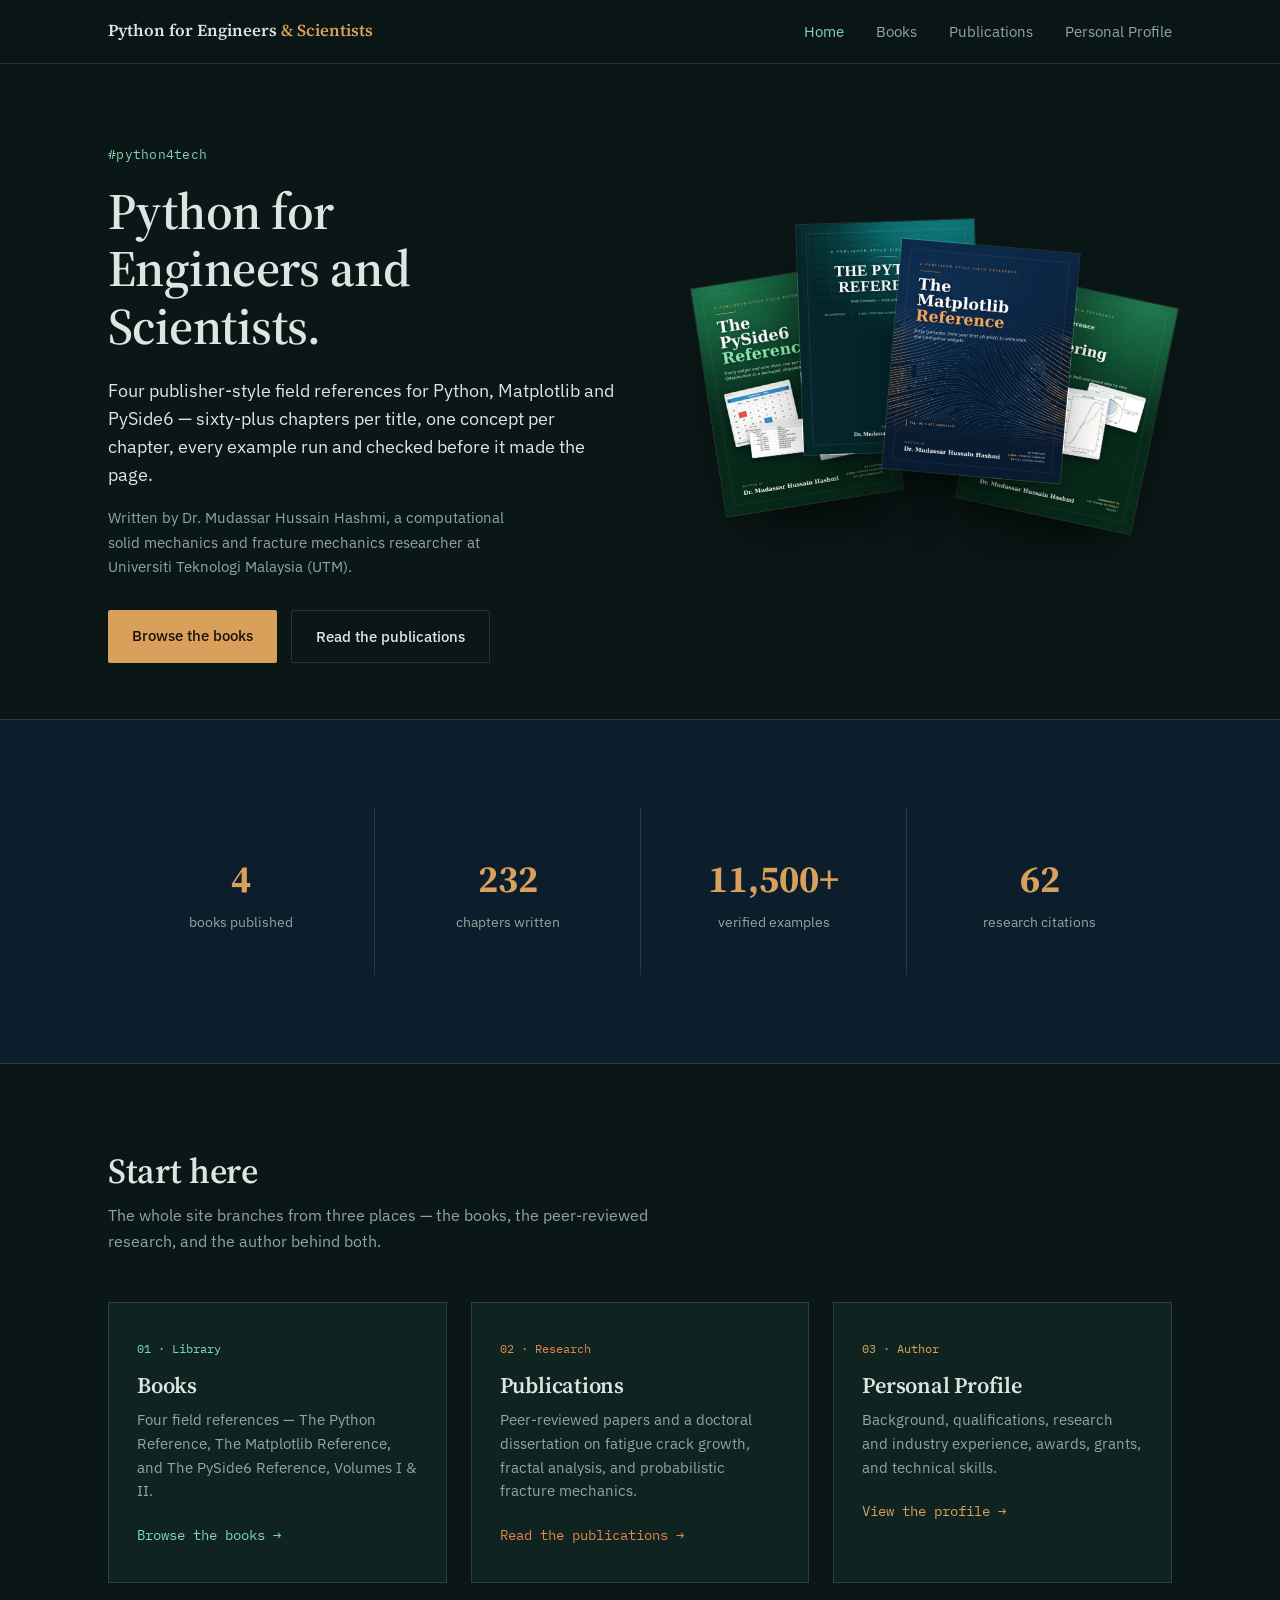
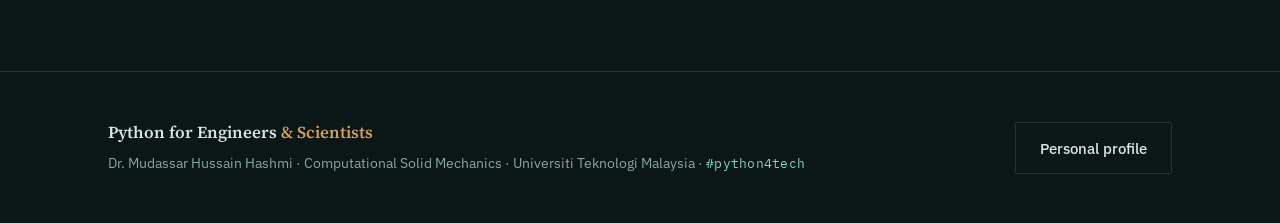
<file: website-pages/index.html>
<!DOCTYPE html>
<html lang="en">
<head>
<meta charset="UTF-8">
<meta name="viewport" content="width=device-width, initial-scale=1">
<title>Python for Engineers and Scientists — Dr. Mudassar Hussain Hashmi</title>
<meta name="description" content="Python for Engineers and Scientists (#python4tech) — publisher-style field references for Python, Matplotlib and PySide6, plus the fatigue and fracture mechanics research of Dr. Mudassar Hussain Hashmi.">
<link rel="stylesheet" href="assets/css/main.css">
</head>
<body>

<header>
  <div class="navrow">
    <div class="brand">Python for Engineers <span>&amp; Scientists</span></div>
    <nav>
      <a href="index.html" class="active">Home</a>
      <a href="books.html">Books</a>
      <a href="publications.html">Publications</a>
      <a href="profile.html">Personal Profile</a>
    </nav>
  </div>
</header>

<section class="hero">
  <div class="wrap hero-grid">
    <div>
      <div class="eyebrow hashtag">#python4tech</div>
      <h1>Python for Engineers and Scientists.</h1>
      <p class="lede">Four publisher-style field references for Python, Matplotlib and PySide6 — sixty-plus chapters per title, one concept per chapter, every example run and checked before it made the page.</p>
      <p class="credential">Written by Dr. Mudassar Hussain Hashmi, a computational solid mechanics and fracture mechanics researcher at Universiti Teknologi Malaysia (UTM).</p>
      <div class="cta-row">
        <a class="btn btn-primary" href="books.html">Browse the books</a>
        <a class="btn btn-ghost" href="publications.html">Read the publications</a>
      </div>
    </div>
    <div class="fan">
      <img class="f1" src="assets/img/book3.jpg" alt="The PySide6 Reference">
      <img class="f2" src="assets/img/book1.jpg" alt="The Python Reference">
      <img class="f3" src="assets/img/book2.jpg" alt="The Matplotlib Reference">
      <img class="f4" src="assets/img/book4.jpg" alt="The PySide6 Reference Volume II">
    </div>
  </div>
</section>

<section class="stat-strip">
  <div class="wrap">
    <div class="stat-block"><b>4</b><span>books published</span></div>
    <div class="stat-block"><b>232</b><span>chapters written</span></div>
    <div class="stat-block"><b>11,500+</b><span>verified examples</span></div>
    <div class="stat-block"><b>62</b><span>research citations</span></div>
  </div>
</section>

<section>
  <div class="wrap">
    <div class="sec-head">
      <h2>Start here</h2>
      <p>The whole site branches from three places — the books, the peer-reviewed research, and the author behind both.</p>
    </div>
    <div class="gateway-grid">
      <a class="gate-card" href="books.html" style="--accent:#7fd9b6">
        <div class="gc-no">01 · Library</div>
        <h3>Books</h3>
        <p>Four field references — The Python Reference, The Matplotlib Reference, and The PySide6 Reference, Volumes I &amp; II.</p>
        <div class="gc-arrow">Browse the books →</div>
      </a>
      <a class="gate-card" href="publications.html" style="--accent:#e2874a">
        <div class="gc-no">02 · Research</div>
        <h3>Publications</h3>
        <p>Peer-reviewed papers and a doctoral dissertation on fatigue crack growth, fractal analysis, and probabilistic fracture mechanics.</p>
        <div class="gc-arrow">Read the publications →</div>
      </a>
      <a class="gate-card" href="profile.html" style="--accent:#d9a05b">
        <div class="gc-no">03 · Author</div>
        <h3>Personal Profile</h3>
        <p>Background, qualifications, research and industry experience, awards, grants, and technical skills.</p>
        <div class="gc-arrow">View the profile →</div>
      </a>
    </div>
  </div>
</section>

<footer id="contact">
  <div class="wrap foot-row">
    <div>
      <div class="brand">Python for Engineers <span>&amp; Scientists</span></div>
      <p style="margin-top:6px;">Dr. Mudassar Hussain Hashmi · Computational Solid Mechanics · Universiti Teknologi Malaysia · <span class="hashtag">#python4tech</span></p>
    </div>
    <div class="cta-row" style="margin-top:0;">
      <a class="btn btn-ghost" href="profile.html">Personal profile</a>
    </div>
  </div>
</footer>

</body>
</html>
</file>
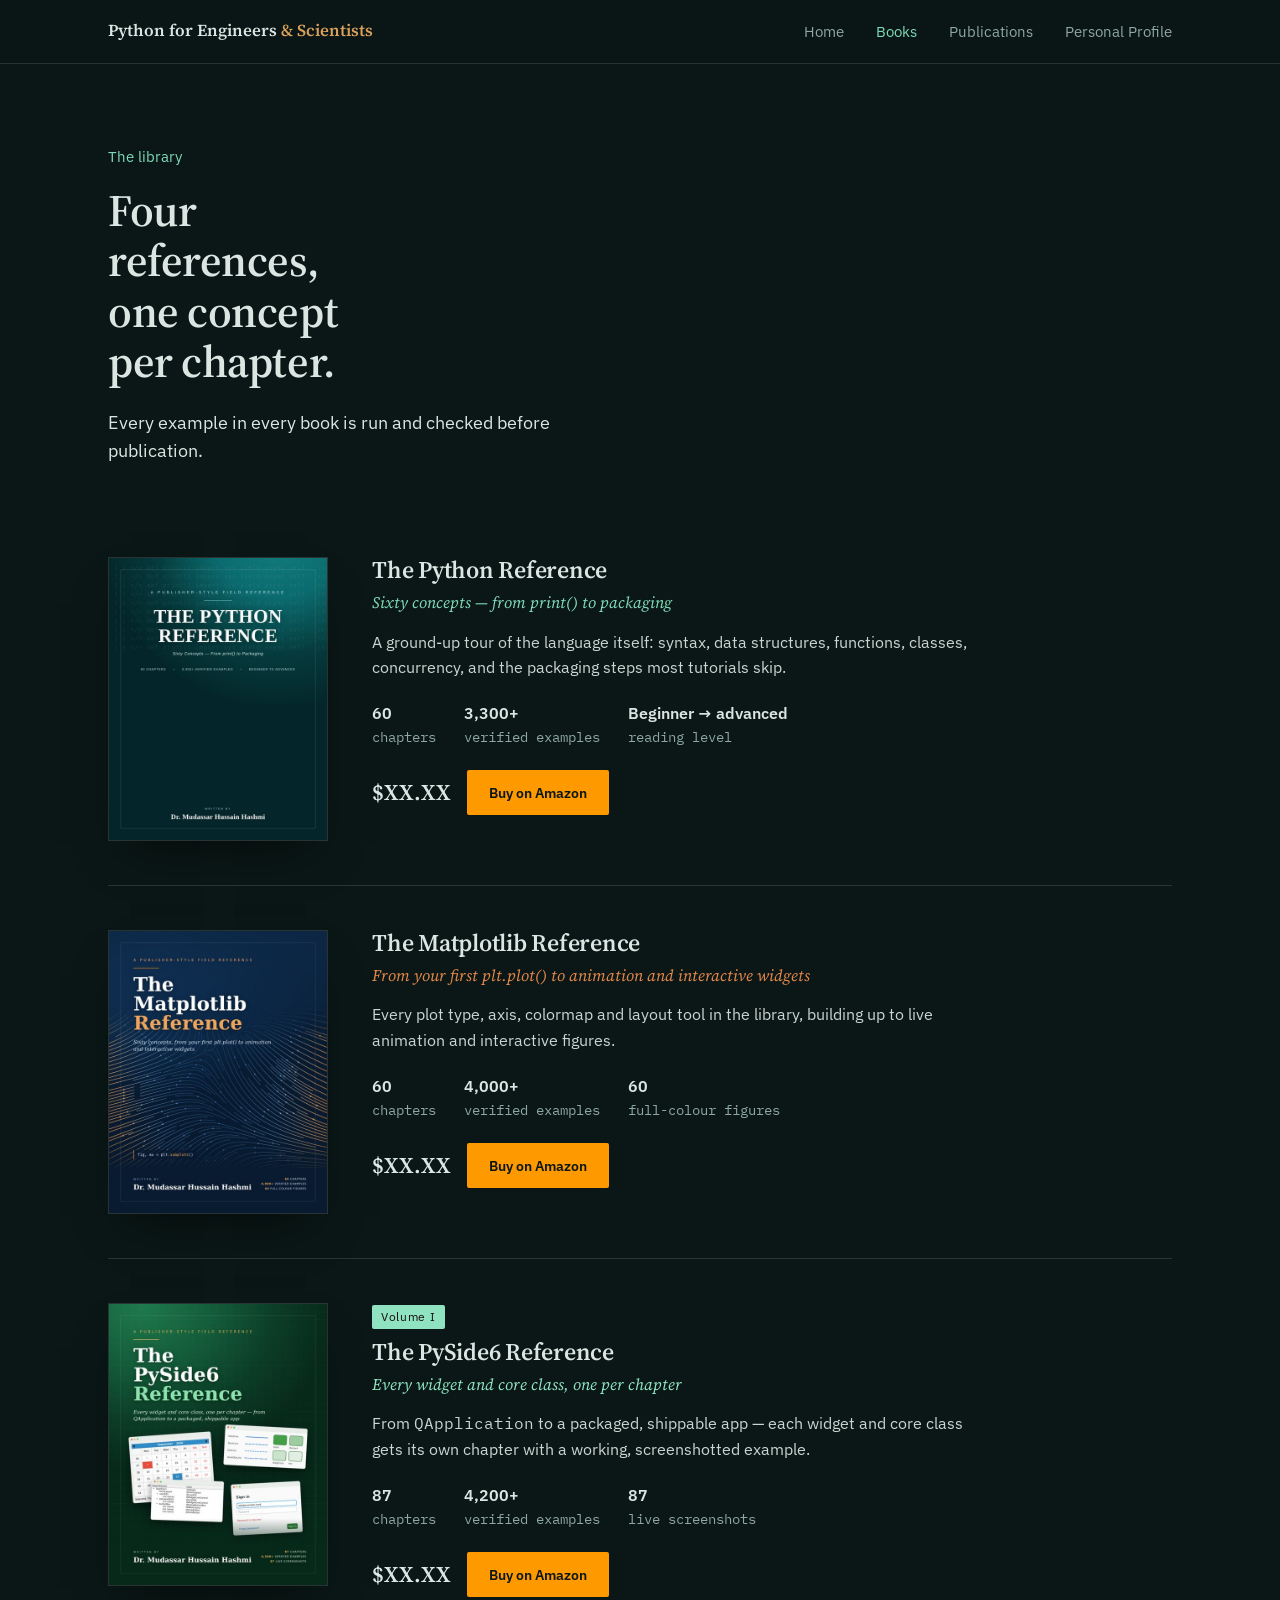
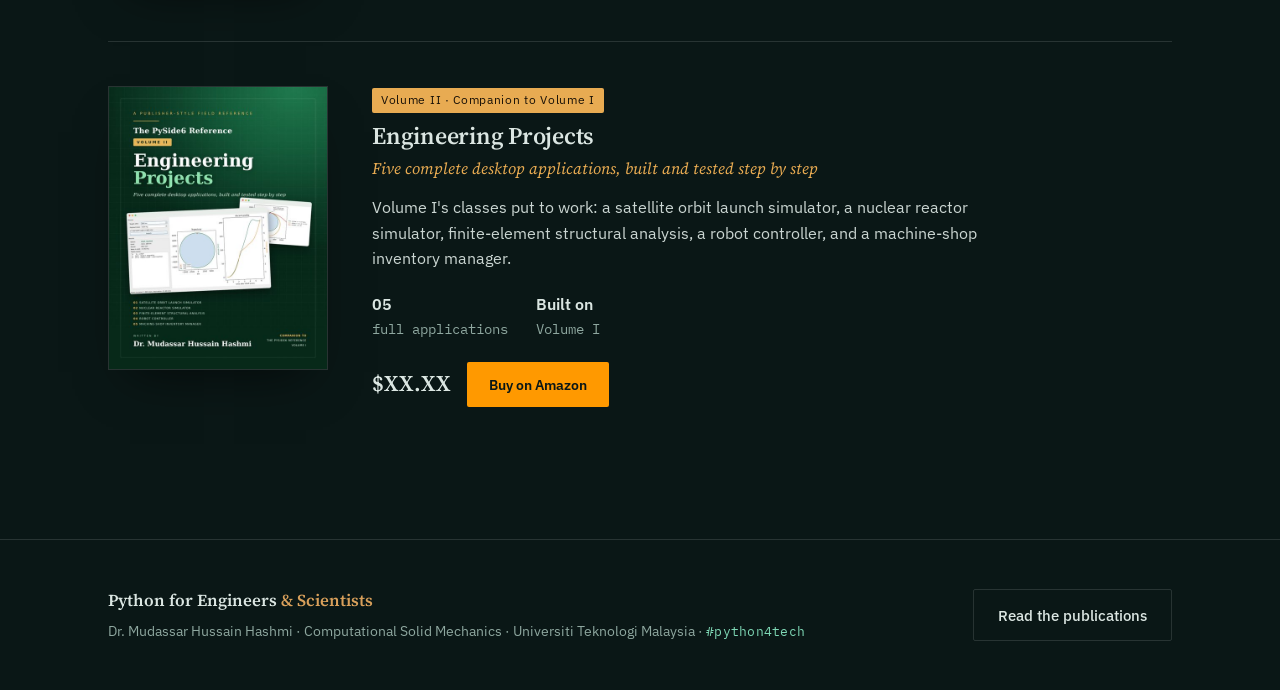
<file: website-pages/books.html>
<!DOCTYPE html>
<html lang="en">
<head>
<meta charset="UTF-8">
<meta name="viewport" content="width=device-width, initial-scale=1">
<title>Books — Python for Engineers and Scientists</title>
<meta name="description" content="Four publisher-style field references: The Python Reference, The Matplotlib Reference, and The PySide6 Reference (Volumes I & II), by Dr. Mudassar Hussain Hashmi.">
<link rel="stylesheet" href="assets/css/main.css">
</head>
<body>

<header>
  <div class="navrow">
    <div class="brand">Python for Engineers <span>&amp; Scientists</span></div>
    <nav>
      <a href="index.html">Home</a>
      <a href="books.html" class="active">Books</a>
      <a href="publications.html">Publications</a>
      <a href="profile.html">Personal Profile</a>
    </nav>
  </div>
</header>

<section class="hero page-head" style="padding-bottom:24px;">
  <div class="wrap">
    <div class="eyebrow">The library</div>
    <h1>Four references, one concept per chapter.</h1>
    <p class="lede">Every example in every book is run and checked before publication.</p>
  </div>
</section>

<section style="padding-top:24px;">
  <div class="wrap">

    <div class="book" id="python" style="--accent:#7fd9b6">
      <img src="assets/img/book1.jpg" alt="The Python Reference cover">
      <div>
        <h3>The Python Reference</h3>
        <div class="tagline">Sixty concepts — from print() to packaging</div>
        <p class="desc">A ground-up tour of the language itself: syntax, data structures, functions, classes, concurrency, and the packaging steps most tutorials skip.</p>
        <div class="stats">
          <div class="stat"><b>60</b>chapters</div>
          <div class="stat"><b>3,300+</b>verified examples</div>
          <div class="stat"><b>Beginner → advanced</b>reading level</div>
        </div>
        <div class="price-row">
          <div class="price">$XX.XX</div>
          <a class="btn-buy" href="AMAZON_LINK_HERE" target="_blank" rel="noopener sponsored">Buy on Amazon</a>
        </div>
      </div>
    </div>

    <div class="book" id="matplotlib" style="--accent:#e2874a">
      <img src="assets/img/book2.jpg" alt="The Matplotlib Reference cover">
      <div>
        <h3>The Matplotlib Reference</h3>
        <div class="tagline">From your first plt.plot() to animation and interactive widgets</div>
        <p class="desc">Every plot type, axis, colormap and layout tool in the library, building up to live animation and interactive figures.</p>
        <div class="stats">
          <div class="stat"><b>60</b>chapters</div>
          <div class="stat"><b>4,000+</b>verified examples</div>
          <div class="stat"><b>60</b>full-colour figures</div>
        </div>
        <div class="price-row">
          <div class="price">$XX.XX</div>
          <a class="btn-buy" href="AMAZON_LINK_HERE" target="_blank" rel="noopener sponsored">Buy on Amazon</a>
        </div>
      </div>
    </div>

    <div class="book" id="pyside6-vol1" style="--accent:#8fe3c0">
      <img src="assets/img/book3.jpg" alt="The PySide6 Reference cover">
      <div>
        <span class="vol">Volume I</span>
        <h3>The PySide6 Reference</h3>
        <div class="tagline">Every widget and core class, one per chapter</div>
        <p class="desc">From <code>QApplication</code> to a packaged, shippable app — each widget and core class gets its own chapter with a working, screenshotted example.</p>
        <div class="stats">
          <div class="stat"><b>87</b>chapters</div>
          <div class="stat"><b>4,200+</b>verified examples</div>
          <div class="stat"><b>87</b>live screenshots</div>
        </div>
        <div class="price-row">
          <div class="price">$XX.XX</div>
          <a class="btn-buy" href="AMAZON_LINK_HERE" target="_blank" rel="noopener sponsored">Buy on Amazon</a>
        </div>
      </div>
    </div>

    <div class="book" id="pyside6-vol2" style="--accent:#e8ab52">
      <img src="assets/img/book4.jpg" alt="The PySide6 Reference Volume II cover">
      <div>
        <span class="vol">Volume II · Companion to Volume I</span>
        <h3>Engineering Projects</h3>
        <div class="tagline">Five complete desktop applications, built and tested step by step</div>
        <p class="desc">Volume I's classes put to work: a satellite orbit launch simulator, a nuclear reactor simulator, finite-element structural analysis, a robot controller, and a machine-shop inventory manager.</p>
        <div class="stats">
          <div class="stat"><b>05</b>full applications</div>
          <div class="stat"><b>Built on</b>Volume I</div>
        </div>
        <div class="price-row">
          <div class="price">$XX.XX</div>
          <a class="btn-buy" href="AMAZON_LINK_HERE" target="_blank" rel="noopener sponsored">Buy on Amazon</a>
        </div>
      </div>
    </div>

  </div>
</section>

<footer>
  <div class="wrap foot-row">
    <div>
      <div class="brand">Python for Engineers <span>&amp; Scientists</span></div>
      <p style="margin-top:6px;">Dr. Mudassar Hussain Hashmi · Computational Solid Mechanics · Universiti Teknologi Malaysia · <span class="hashtag">#python4tech</span></p>
    </div>
    <div class="cta-row" style="margin-top:0;">
      <a class="btn btn-ghost" href="publications.html">Read the publications</a>
    </div>
  </div>
</footer>

</body>
</html>
</file>
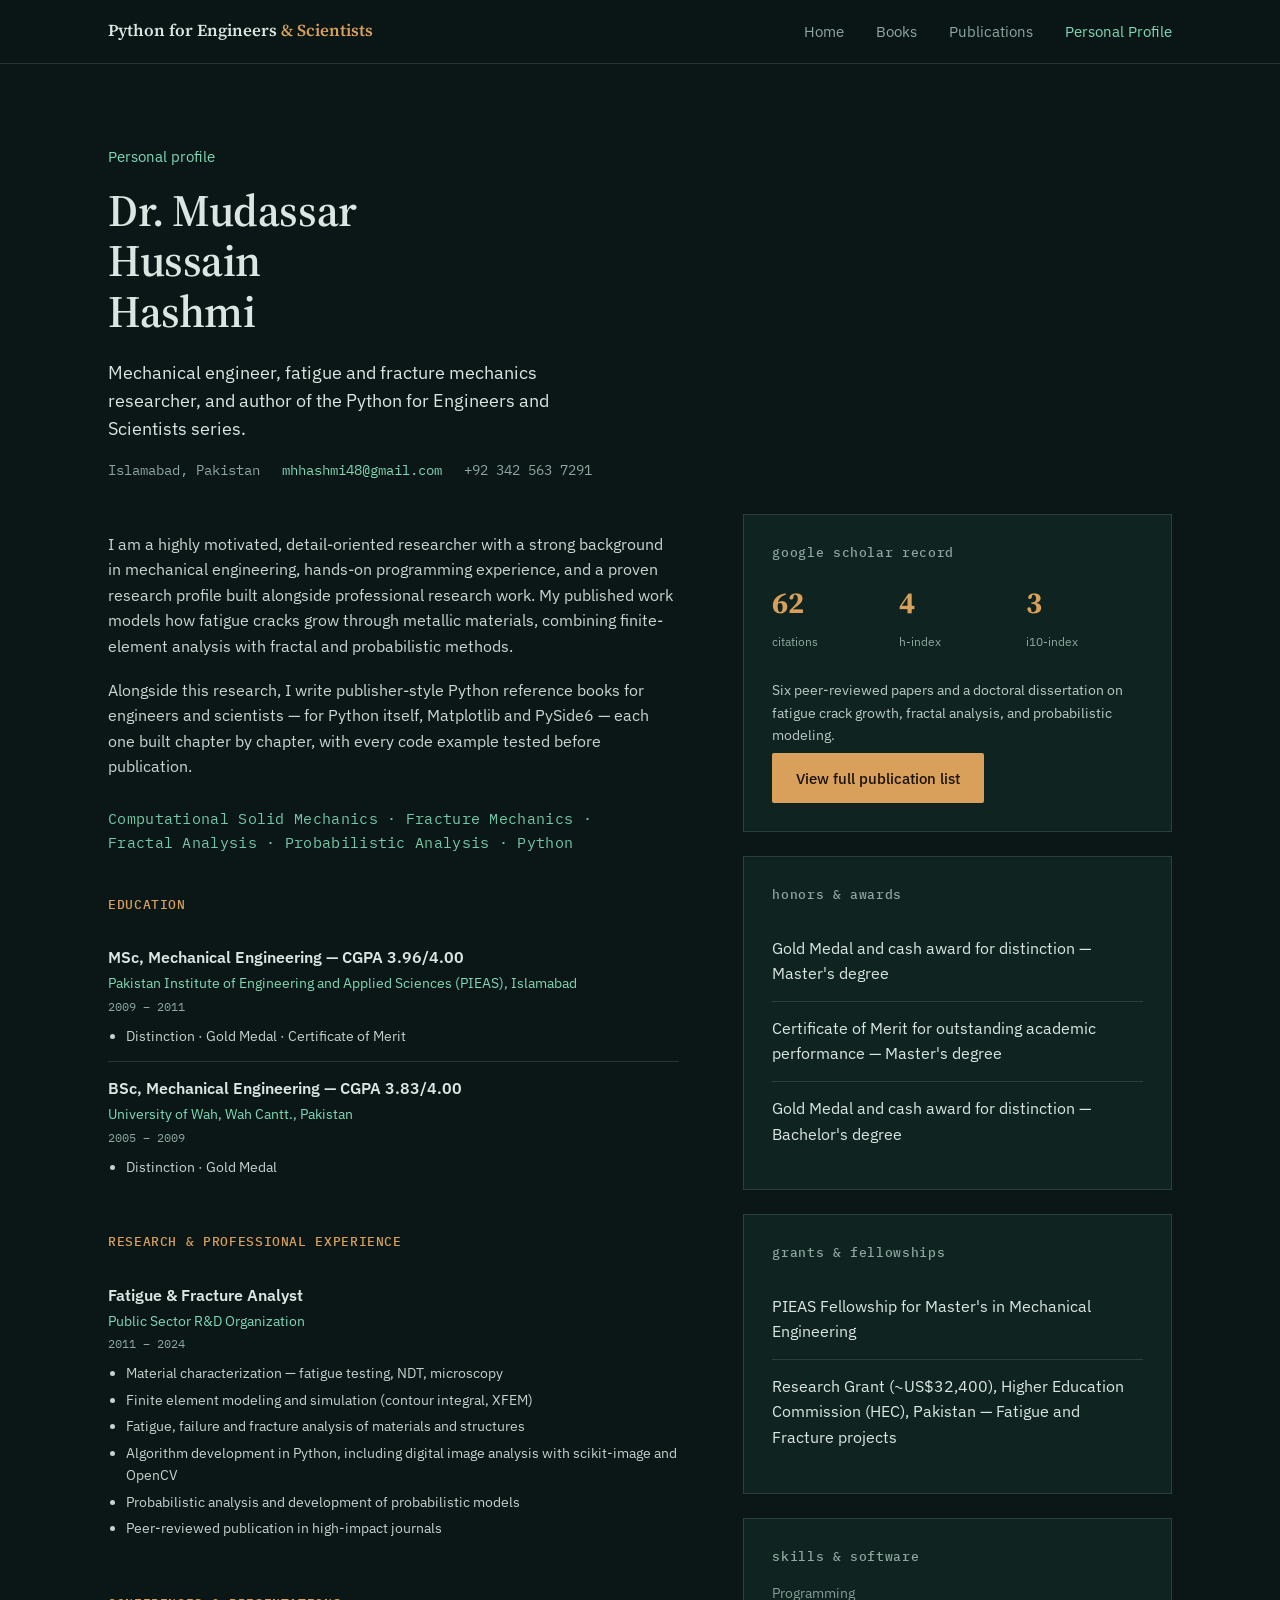
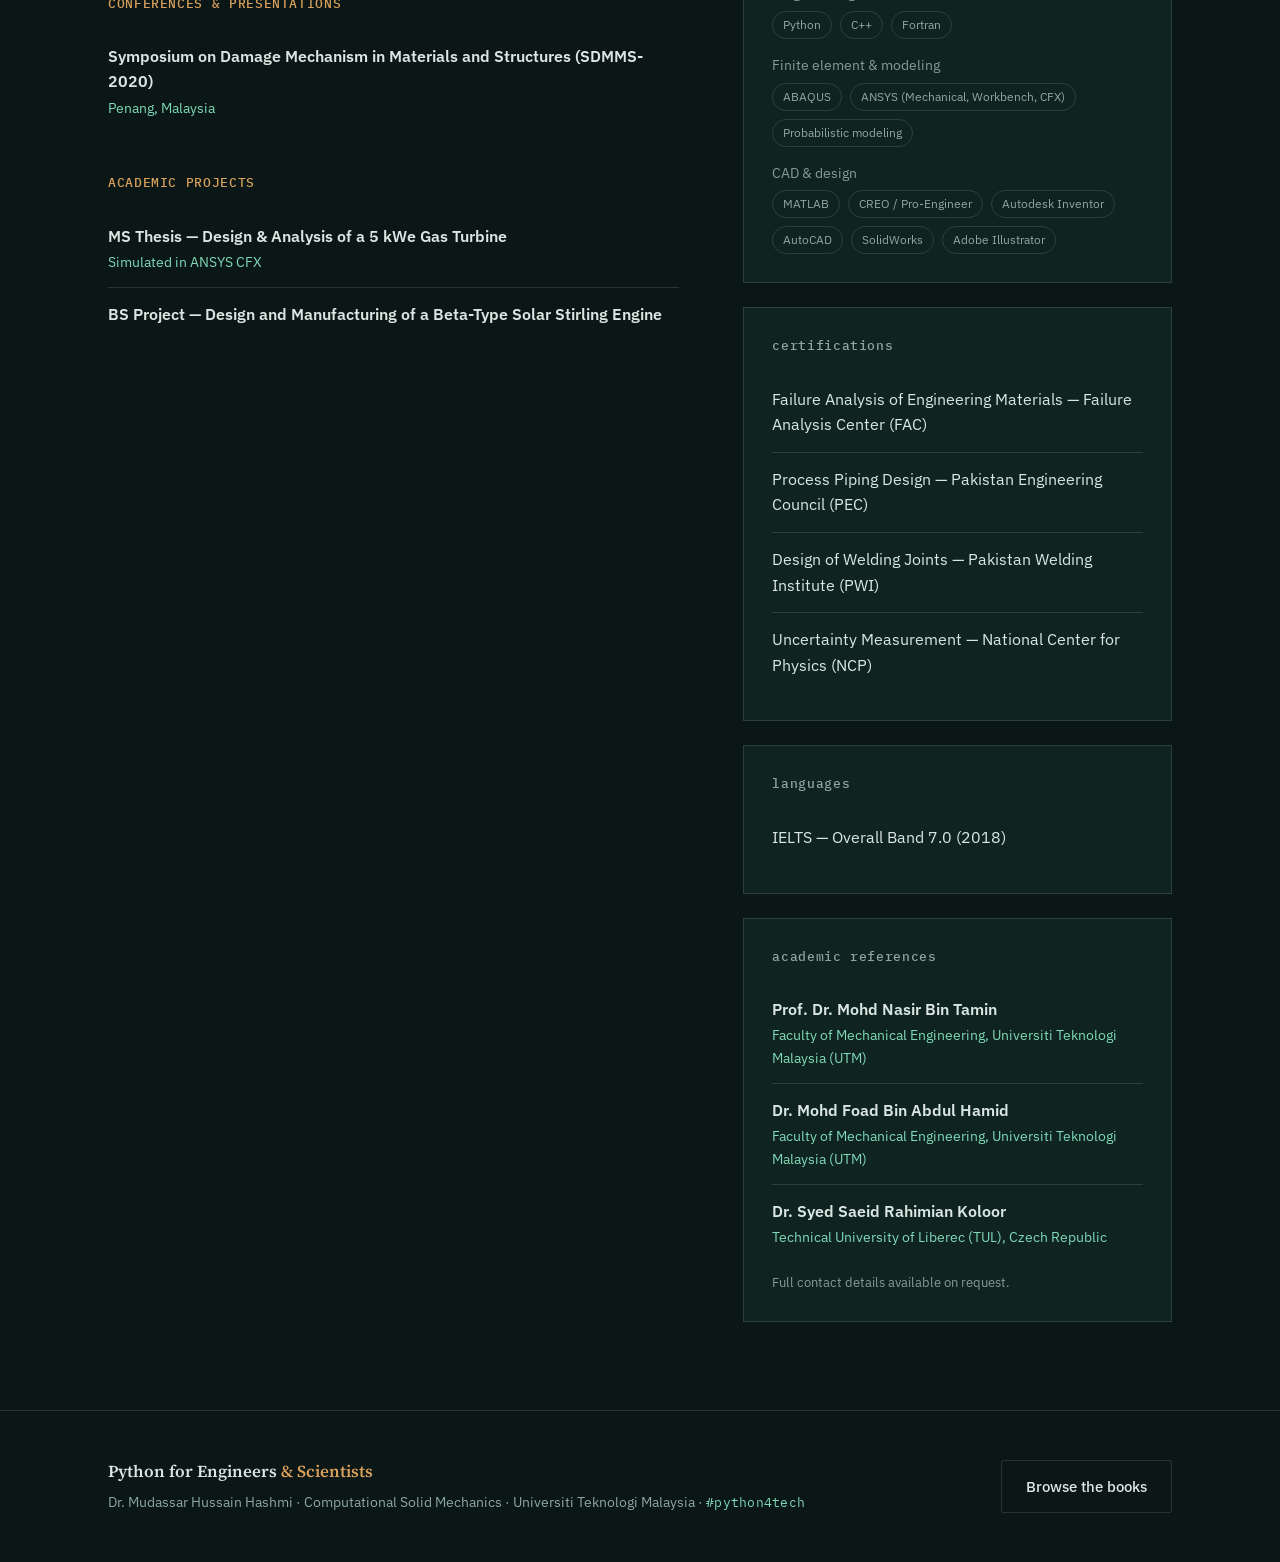
<file: website-pages/profile.html>
<!DOCTYPE html>
<html lang="en">
<head>
<meta charset="UTF-8">
<meta name="viewport" content="width=device-width, initial-scale=1">
<title>Personal Profile — Dr. Mudassar Hussain Hashmi</title>
<meta name="description" content="Personal profile of Dr. Mudassar Hussain Hashmi: computational solid mechanics researcher, author of the Python for Engineers and Scientists field references, education, experience, awards and skills.">
<link rel="stylesheet" href="assets/css/main.css">
</head>
<body>

<header>
  <div class="navrow">
    <div class="brand">Python for Engineers <span>&amp; Scientists</span></div>
    <nav>
      <a href="index.html">Home</a>
      <a href="books.html">Books</a>
      <a href="publications.html">Publications</a>
      <a href="profile.html" class="active">Personal Profile</a>
    </nav>
  </div>
</header>

<section class="hero page-head" style="padding-bottom:16px;">
  <div class="wrap">
    <div class="eyebrow">Personal profile</div>
    <h1>Dr. Mudassar Hussain Hashmi</h1>
    <p class="lede">Mechanical engineer, fatigue and fracture mechanics researcher, and author of the Python for Engineers and Scientists series.</p>
    <div class="contact-row">
      <span>Islamabad, Pakistan</span>
      <a href="mailto:mhhashmi48@gmail.com">mhhashmi48@gmail.com</a>
      <span>+92 342 563 7291</span>
    </div>
  </div>
</section>

<section style="padding-top:16px;">
  <div class="wrap about-grid">
    <div>
      <p>I am a highly motivated, detail-oriented researcher with a strong background in mechanical engineering, hands-on programming experience, and a proven research profile built alongside professional research work. My published work models how fatigue cracks grow through metallic materials, combining finite-element analysis with fractal and probabilistic methods.</p>
      <p>Alongside this research, I write publisher-style Python reference books for engineers and scientists — for Python itself, Matplotlib and PySide6 — each one built chapter by chapter, with every code example tested before publication.</p>
      <p class="pull">Computational Solid Mechanics · Fracture Mechanics · Fractal Analysis · Probabilistic Analysis · Python</p>

      <div class="cv-section">
        <h4>Education</h4>
        <div class="cv-entry">
          <div class="role">MSc, Mechanical Engineering — CGPA 3.96/4.00</div>
          <div class="org">Pakistan Institute of Engineering and Applied Sciences (PIEAS), Islamabad</div>
          <div class="period">2009 – 2011</div>
          <ul><li>Distinction · Gold Medal · Certificate of Merit</li></ul>
        </div>
        <div class="cv-entry">
          <div class="role">BSc, Mechanical Engineering — CGPA 3.83/4.00</div>
          <div class="org">University of Wah, Wah Cantt., Pakistan</div>
          <div class="period">2005 – 2009</div>
          <ul><li>Distinction · Gold Medal</li></ul>
        </div>
      </div>

      <div class="cv-section">
        <h4>Research &amp; Professional Experience</h4>
        <div class="cv-entry">
          <div class="role">Fatigue &amp; Fracture Analyst</div>
          <div class="org">Public Sector R&amp;D Organization</div>
          <div class="period">2011 – 2024</div>
          <ul>
            <li>Material characterization — fatigue testing, NDT, microscopy</li>
            <li>Finite element modeling and simulation (contour integral, XFEM)</li>
            <li>Fatigue, failure and fracture analysis of materials and structures</li>
            <li>Algorithm development in Python, including digital image analysis with scikit-image and OpenCV</li>
            <li>Probabilistic analysis and development of probabilistic models</li>
            <li>Peer-reviewed publication in high-impact journals</li>
          </ul>
        </div>
      </div>

      <div class="cv-section">
        <h4>Conferences &amp; Presentations</h4>
        <div class="cv-entry">
          <div class="role">Symposium on Damage Mechanism in Materials and Structures (SDMMS-2020)</div>
          <div class="org">Penang, Malaysia</div>
        </div>
      </div>

      <div class="cv-section">
        <h4>Academic Projects</h4>
        <div class="cv-entry">
          <div class="role">MS Thesis — Design &amp; Analysis of a 5 kWe Gas Turbine</div>
          <div class="org">Simulated in ANSYS CFX</div>
        </div>
        <div class="cv-entry">
          <div class="role">BS Project — Design and Manufacturing of a Beta-Type Solar Stirling Engine</div>
        </div>
      </div>
    </div>

    <div>
      <div class="panel">
        <h4>google scholar record</h4>
        <div class="metrics">
          <div class="metric"><b>62</b><span>citations</span></div>
          <div class="metric"><b>4</b><span>h-index</span></div>
          <div class="metric"><b>3</b><span>i10-index</span></div>
        </div>
        <p style="margin-top:0; font-size:.88rem; opacity:.85;">Six peer-reviewed papers and a doctoral dissertation on fatigue crack growth, fractal analysis, and probabilistic modeling.</p>
        <a class="btn btn-primary" href="publications.html" style="display:inline-block; margin-top:6px;">View full publication list</a>
      </div>

      <div class="panel" style="margin-top:24px;">
        <h4>honors &amp; awards</h4>
        <div class="cv-entry">Gold Medal and cash award for distinction — Master's degree</div>
        <div class="cv-entry">Certificate of Merit for outstanding academic performance — Master's degree</div>
        <div class="cv-entry">Gold Medal and cash award for distinction — Bachelor's degree</div>
      </div>

      <div class="panel" style="margin-top:24px;">
        <h4>grants &amp; fellowships</h4>
        <div class="cv-entry">PIEAS Fellowship for Master's in Mechanical Engineering</div>
        <div class="cv-entry">Research Grant (~US$32,400), Higher Education Commission (HEC), Pakistan — Fatigue and Fracture projects</div>
      </div>

      <div class="panel" style="margin-top:24px;">
        <h4>skills &amp; software</h4>
        <p style="margin-top:0; font-size:.85rem; color:var(--muted);">Programming</p>
        <div class="chip-row"><span>Python</span><span>C++</span><span>Fortran</span></div>
        <p style="margin-top:16px; font-size:.85rem; color:var(--muted);">Finite element &amp; modeling</p>
        <div class="chip-row"><span>ABAQUS</span><span>ANSYS (Mechanical, Workbench, CFX)</span><span>Probabilistic modeling</span></div>
        <p style="margin-top:16px; font-size:.85rem; color:var(--muted);">CAD &amp; design</p>
        <div class="chip-row"><span>MATLAB</span><span>CREO / Pro-Engineer</span><span>Autodesk Inventor</span><span>AutoCAD</span><span>SolidWorks</span><span>Adobe Illustrator</span></div>
      </div>

      <div class="panel" style="margin-top:24px;">
        <h4>certifications</h4>
        <div class="cv-entry">Failure Analysis of Engineering Materials — Failure Analysis Center (FAC)</div>
        <div class="cv-entry">Process Piping Design — Pakistan Engineering Council (PEC)</div>
        <div class="cv-entry">Design of Welding Joints — Pakistan Welding Institute (PWI)</div>
        <div class="cv-entry">Uncertainty Measurement — National Center for Physics (NCP)</div>
      </div>

      <div class="panel" style="margin-top:24px;">
        <h4>languages</h4>
        <div class="cv-entry">IELTS — Overall Band 7.0 (2018)</div>
      </div>

      <div class="panel" style="margin-top:24px;">
        <h4>academic references</h4>
        <div class="cv-entry">
          <div class="role">Prof. Dr. Mohd Nasir Bin Tamin</div>
          <div class="org">Faculty of Mechanical Engineering, Universiti Teknologi Malaysia (UTM)</div>
        </div>
        <div class="cv-entry">
          <div class="role">Dr. Mohd Foad Bin Abdul Hamid</div>
          <div class="org">Faculty of Mechanical Engineering, Universiti Teknologi Malaysia (UTM)</div>
        </div>
        <div class="cv-entry">
          <div class="role">Dr. Syed Saeid Rahimian Koloor</div>
          <div class="org">Technical University of Liberec (TUL), Czech Republic</div>
        </div>
        <p style="margin-top:10px; font-size:.8rem; color:var(--muted);">Full contact details available on request.</p>
      </div>
    </div>
  </div>
</section>

<footer>
  <div class="wrap foot-row">
    <div>
      <div class="brand">Python for Engineers <span>&amp; Scientists</span></div>
      <p style="margin-top:6px;">Dr. Mudassar Hussain Hashmi · Computational Solid Mechanics · Universiti Teknologi Malaysia · <span class="hashtag">#python4tech</span></p>
    </div>
    <div class="cta-row" style="margin-top:0;">
      <a class="btn btn-ghost" href="books.html">Browse the books</a>
    </div>
  </div>
</footer>

</body>
</html>
</file>
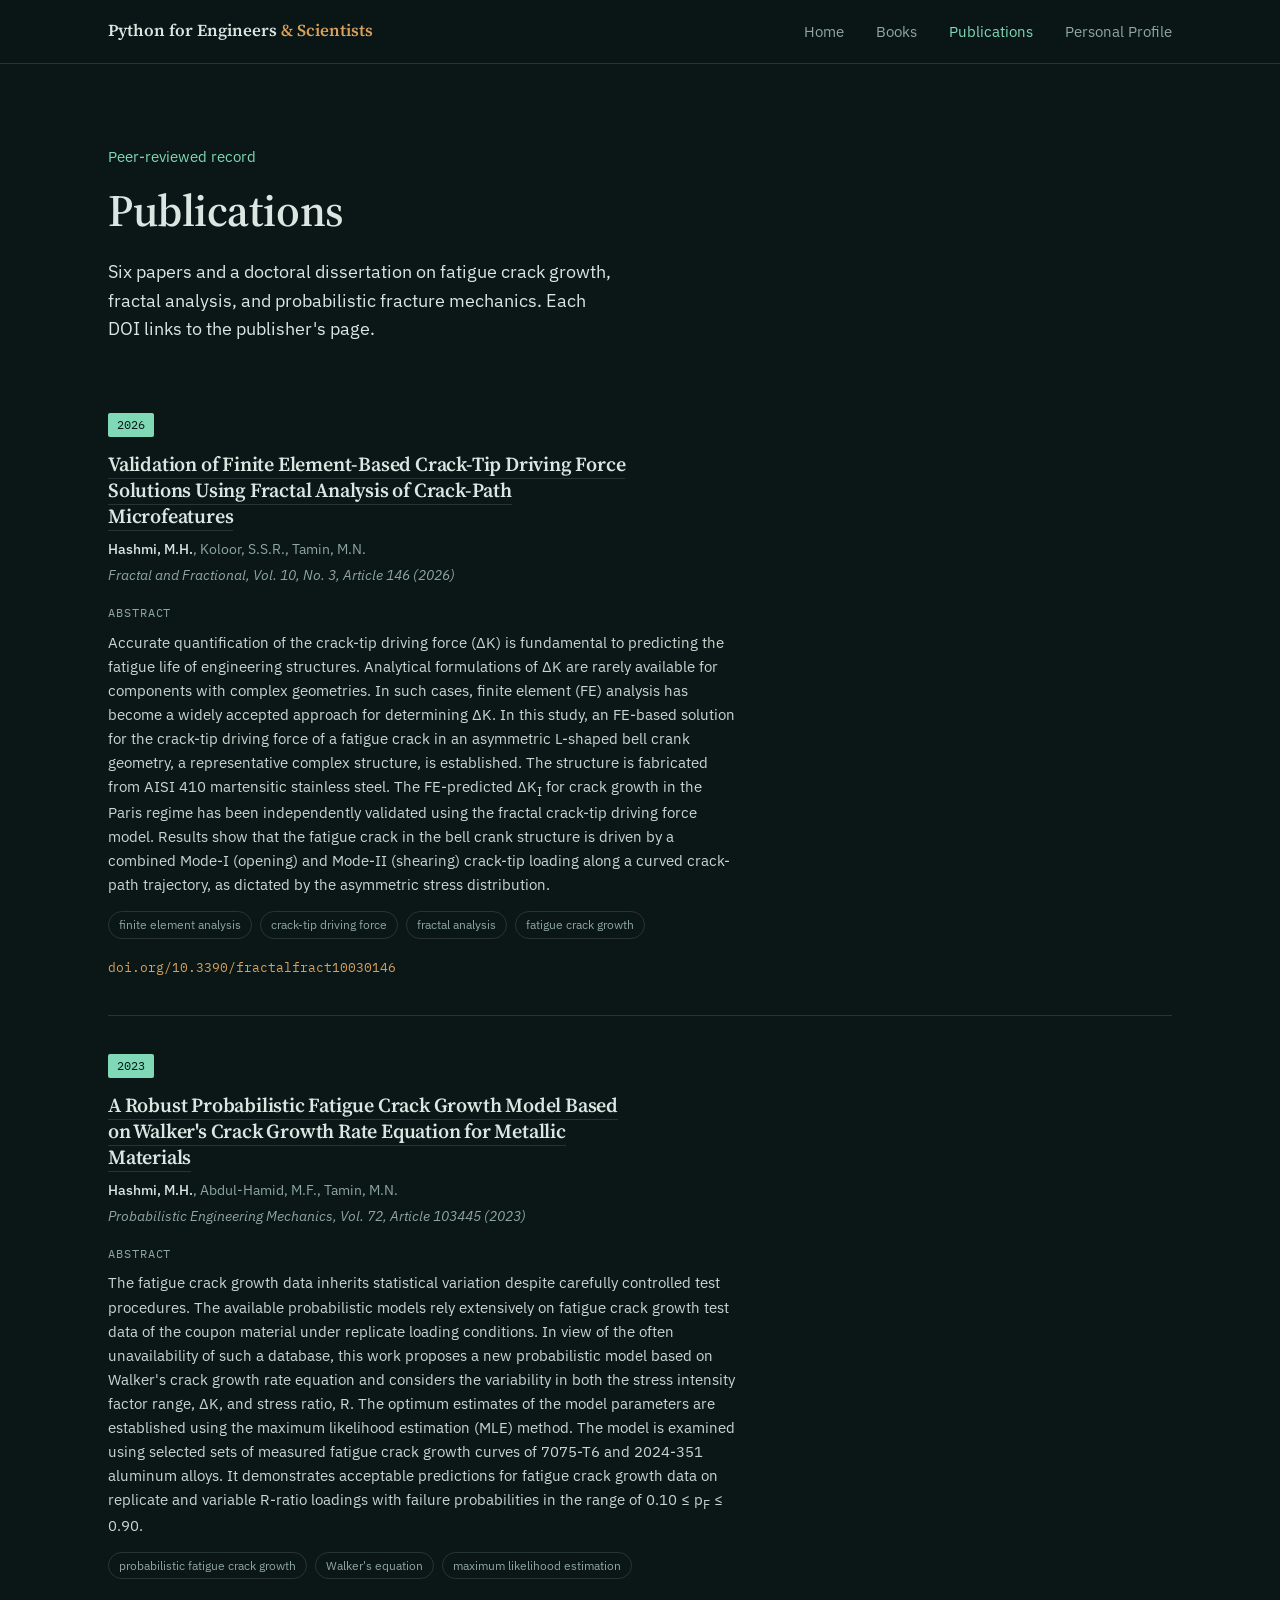
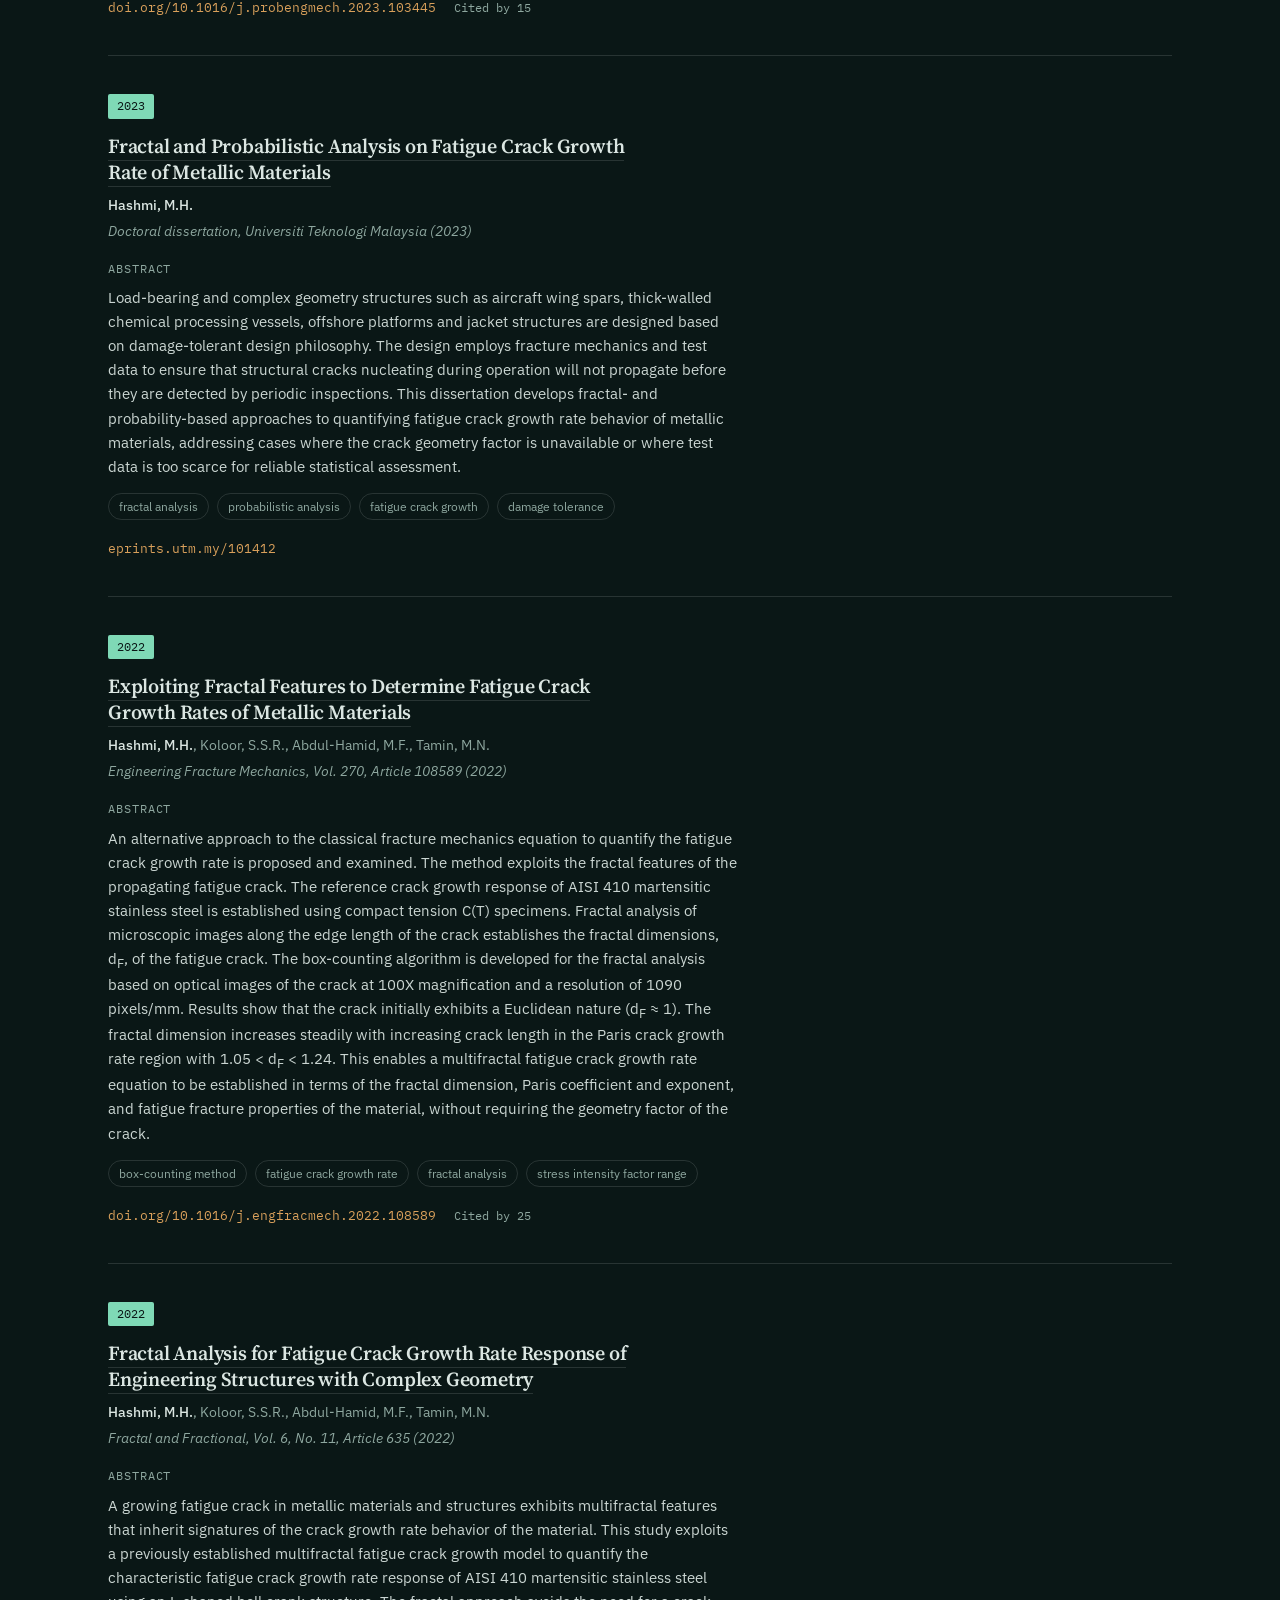
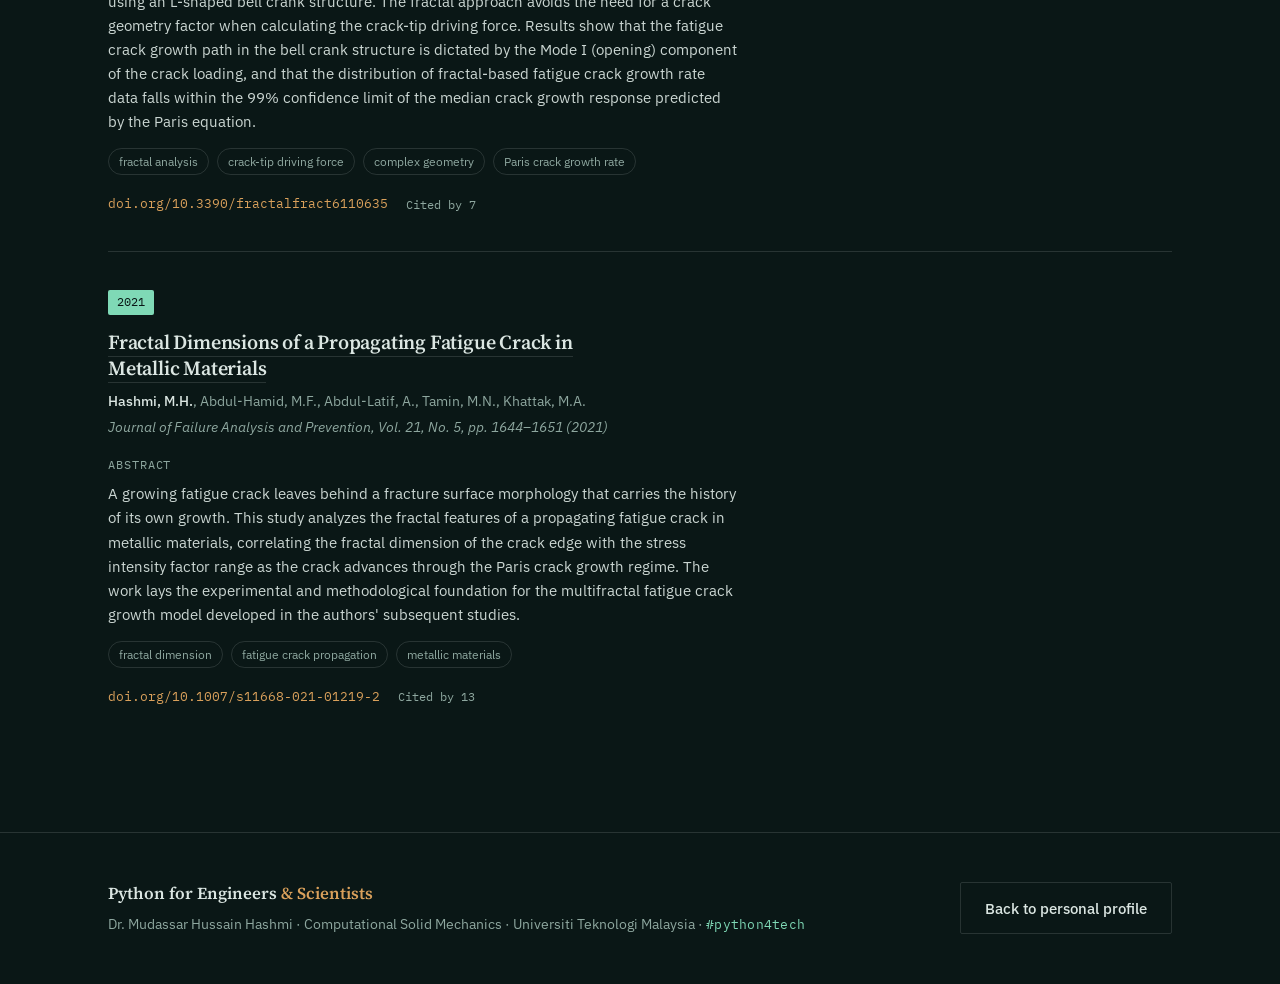
<file: website-pages/publications.html>
<!DOCTYPE html>
<html lang="en">
<head>
<meta charset="UTF-8">
<meta name="viewport" content="width=device-width, initial-scale=1">
<title>Publications — Python for Engineers and Scientists</title>
<meta name="description" content="Peer-reviewed publications by Dr. Mudassar Hussain Hashmi on fatigue crack growth, fractal analysis, and probabilistic fracture mechanics, with abstracts and DOI links.">
<link rel="stylesheet" href="assets/css/main.css">
</head>
<body>

<header>
  <div class="navrow">
    <div class="brand">Python for Engineers <span>&amp; Scientists</span></div>
    <nav>
      <a href="index.html">Home</a>
      <a href="books.html">Books</a>
      <a href="publications.html" class="active">Publications</a>
      <a href="profile.html">Personal Profile</a>
    </nav>
  </div>
</header>

<section class="hero page-head" style="padding-bottom:16px;">
  <div class="wrap">
    <div class="eyebrow">Peer-reviewed record</div>
    <h1>Publications</h1>
    <p class="lede">Six papers and a doctoral dissertation on fatigue crack growth, fractal analysis, and probabilistic fracture mechanics. Each DOI links to the publisher's page.</p>
  </div>
</section>

<section style="padding-top:16px;">
  <div class="wrap">

    <article class="paper">
      <span class="year-badge">2026</span>
      <h3><a href="https://doi.org/10.3390/fractalfract10030146" target="_blank" rel="noopener">Validation of Finite Element-Based Crack-Tip Driving Force Solutions Using Fractal Analysis of Crack-Path Microfeatures</a></h3>
      <div class="authors"><b>Hashmi, M.H.</b>, Koloor, S.S.R., Tamin, M.N.</div>
      <div class="cite">Fractal and Fractional, Vol. 10, No. 3, Article 146 (2026)</div>
      <div class="abstract-label">Abstract</div>
      <p class="abstract">Accurate quantification of the crack-tip driving force (∆K) is fundamental to predicting the fatigue life of engineering structures. Analytical formulations of ∆K are rarely available for components with complex geometries. In such cases, finite element (FE) analysis has become a widely accepted approach for determining ∆K. In this study, an FE-based solution for the crack-tip driving force of a fatigue crack in an asymmetric L-shaped bell crank geometry, a representative complex structure, is established. The structure is fabricated from AISI 410 martensitic stainless steel. The FE-predicted ∆K<sub>I</sub> for crack growth in the Paris regime has been independently validated using the fractal crack-tip driving force model. Results show that the fatigue crack in the bell crank structure is driven by a combined Mode-I (opening) and Mode-II (shearing) crack-tip loading along a curved crack-path trajectory, as dictated by the asymmetric stress distribution.</p>
      <div class="keywords"><span>finite element analysis</span><span>crack-tip driving force</span><span>fractal analysis</span><span>fatigue crack growth</span></div>
      <div class="paper-foot">
        <a class="doi-link" href="https://doi.org/10.3390/fractalfract10030146" target="_blank" rel="noopener">doi.org/10.3390/fractalfract10030146</a>
      </div>
    </article>

    <article class="paper">
      <span class="year-badge">2023</span>
      <h3><a href="https://doi.org/10.1016/j.probengmech.2023.103445" target="_blank" rel="noopener">A Robust Probabilistic Fatigue Crack Growth Model Based on Walker's Crack Growth Rate Equation for Metallic Materials</a></h3>
      <div class="authors"><b>Hashmi, M.H.</b>, Abdul-Hamid, M.F., Tamin, M.N.</div>
      <div class="cite">Probabilistic Engineering Mechanics, Vol. 72, Article 103445 (2023)</div>
      <div class="abstract-label">Abstract</div>
      <p class="abstract">The fatigue crack growth data inherits statistical variation despite carefully controlled test procedures. The available probabilistic models rely extensively on fatigue crack growth test data of the coupon material under replicate loading conditions. In view of the often unavailability of such a database, this work proposes a new probabilistic model based on Walker's crack growth rate equation and considers the variability in both the stress intensity factor range, ∆K, and stress ratio, R. The optimum estimates of the model parameters are established using the maximum likelihood estimation (MLE) method. The model is examined using selected sets of measured fatigue crack growth curves of 7075-T6 and 2024-351 aluminum alloys. It demonstrates acceptable predictions for fatigue crack growth data on replicate and variable R-ratio loadings with failure probabilities in the range of 0.10 ≤ p<sub>F</sub> ≤ 0.90.</p>
      <div class="keywords"><span>probabilistic fatigue crack growth</span><span>Walker's equation</span><span>maximum likelihood estimation</span></div>
      <div class="paper-foot">
        <a class="doi-link" href="https://doi.org/10.1016/j.probengmech.2023.103445" target="_blank" rel="noopener">doi.org/10.1016/j.probengmech.2023.103445</a>
        <span class="cited-by">Cited by 15</span>
      </div>
    </article>

    <article class="paper">
      <span class="year-badge">2023</span>
      <h3><a href="http://eprints.utm.my/101412/1/MudassarHussainHashmiPSKM2023.pdf" target="_blank" rel="noopener">Fractal and Probabilistic Analysis on Fatigue Crack Growth Rate of Metallic Materials</a></h3>
      <div class="authors"><b>Hashmi, M.H.</b></div>
      <div class="cite">Doctoral dissertation, Universiti Teknologi Malaysia (2023)</div>
      <div class="abstract-label">Abstract</div>
      <p class="abstract">Load-bearing and complex geometry structures such as aircraft wing spars, thick-walled chemical processing vessels, offshore platforms and jacket structures are designed based on damage-tolerant design philosophy. The design employs fracture mechanics and test data to ensure that structural cracks nucleating during operation will not propagate before they are detected by periodic inspections. This dissertation develops fractal- and probability-based approaches to quantifying fatigue crack growth rate behavior of metallic materials, addressing cases where the crack geometry factor is unavailable or where test data is too scarce for reliable statistical assessment.</p>
      <div class="keywords"><span>fractal analysis</span><span>probabilistic analysis</span><span>fatigue crack growth</span><span>damage tolerance</span></div>
      <div class="paper-foot">
        <a class="doi-link" href="http://eprints.utm.my/101412/1/MudassarHussainHashmiPSKM2023.pdf" target="_blank" rel="noopener">eprints.utm.my/101412</a>
      </div>
    </article>

    <article class="paper" id="python-tie-in" style="--accent:#7fd9b6">
      <span class="year-badge">2022</span>
      <h3><a href="https://doi.org/10.1016/j.engfracmech.2022.108589" target="_blank" rel="noopener">Exploiting Fractal Features to Determine Fatigue Crack Growth Rates of Metallic Materials</a></h3>
      <div class="authors"><b>Hashmi, M.H.</b>, Koloor, S.S.R., Abdul-Hamid, M.F., Tamin, M.N.</div>
      <div class="cite">Engineering Fracture Mechanics, Vol. 270, Article 108589 (2022)</div>
      <div class="abstract-label">Abstract</div>
      <p class="abstract">An alternative approach to the classical fracture mechanics equation to quantify the fatigue crack growth rate is proposed and examined. The method exploits the fractal features of the propagating fatigue crack. The reference crack growth response of AISI 410 martensitic stainless steel is established using compact tension C(T) specimens. Fractal analysis of microscopic images along the edge length of the crack establishes the fractal dimensions, d<sub>F</sub>, of the fatigue crack. The box-counting algorithm is developed for the fractal analysis based on optical images of the crack at 100X magnification and a resolution of 1090 pixels/mm. Results show that the crack initially exhibits a Euclidean nature (d<sub>F</sub> ≈ 1). The fractal dimension increases steadily with increasing crack length in the Paris crack growth rate region with 1.05 &lt; d<sub>F</sub> &lt; 1.24. This enables a multifractal fatigue crack growth rate equation to be established in terms of the fractal dimension, Paris coefficient and exponent, and fatigue fracture properties of the material, without requiring the geometry factor of the crack.</p>
      <div class="keywords"><span>box-counting method</span><span>fatigue crack growth rate</span><span>fractal analysis</span><span>stress intensity factor range</span></div>
      <div class="paper-foot">
        <a class="doi-link" href="https://doi.org/10.1016/j.engfracmech.2022.108589" target="_blank" rel="noopener">doi.org/10.1016/j.engfracmech.2022.108589</a>
        <span class="cited-by">Cited by 25</span>
      </div>
    </article>

    <article class="paper">
      <span class="year-badge">2022</span>
      <h3><a href="https://doi.org/10.3390/fractalfract6110635" target="_blank" rel="noopener">Fractal Analysis for Fatigue Crack Growth Rate Response of Engineering Structures with Complex Geometry</a></h3>
      <div class="authors"><b>Hashmi, M.H.</b>, Koloor, S.S.R., Abdul-Hamid, M.F., Tamin, M.N.</div>
      <div class="cite">Fractal and Fractional, Vol. 6, No. 11, Article 635 (2022)</div>
      <div class="abstract-label">Abstract</div>
      <p class="abstract">A growing fatigue crack in metallic materials and structures exhibits multifractal features that inherit signatures of the crack growth rate behavior of the material. This study exploits a previously established multifractal fatigue crack growth model to quantify the characteristic fatigue crack growth rate response of AISI 410 martensitic stainless steel using an L-shaped bell crank structure. The fractal approach avoids the need for a crack geometry factor when calculating the crack-tip driving force. Results show that the fatigue crack growth path in the bell crank structure is dictated by the Mode I (opening) component of the crack loading, and that the distribution of fractal-based fatigue crack growth rate data falls within the 99% confidence limit of the median crack growth response predicted by the Paris equation.</p>
      <div class="keywords"><span>fractal analysis</span><span>crack-tip driving force</span><span>complex geometry</span><span>Paris crack growth rate</span></div>
      <div class="paper-foot">
        <a class="doi-link" href="https://doi.org/10.3390/fractalfract6110635" target="_blank" rel="noopener">doi.org/10.3390/fractalfract6110635</a>
        <span class="cited-by">Cited by 7</span>
      </div>
    </article>

    <article class="paper">
      <span class="year-badge">2021</span>
      <h3><a href="https://doi.org/10.1007/s11668-021-01219-2" target="_blank" rel="noopener">Fractal Dimensions of a Propagating Fatigue Crack in Metallic Materials</a></h3>
      <div class="authors"><b>Hashmi, M.H.</b>, Abdul-Hamid, M.F., Abdul-Latif, A., Tamin, M.N., Khattak, M.A.</div>
      <div class="cite">Journal of Failure Analysis and Prevention, Vol. 21, No. 5, pp. 1644–1651 (2021)</div>
      <div class="abstract-label">Abstract</div>
      <p class="abstract">A growing fatigue crack leaves behind a fracture surface morphology that carries the history of its own growth. This study analyzes the fractal features of a propagating fatigue crack in metallic materials, correlating the fractal dimension of the crack edge with the stress intensity factor range as the crack advances through the Paris crack growth regime. The work lays the experimental and methodological foundation for the multifractal fatigue crack growth model developed in the authors' subsequent studies.</p>
      <div class="keywords"><span>fractal dimension</span><span>fatigue crack propagation</span><span>metallic materials</span></div>
      <div class="paper-foot">
        <a class="doi-link" href="https://doi.org/10.1007/s11668-021-01219-2" target="_blank" rel="noopener">doi.org/10.1007/s11668-021-01219-2</a>
        <span class="cited-by">Cited by 13</span>
      </div>
    </article>

  </div>
</section>

<footer>
  <div class="wrap foot-row">
    <div>
      <div class="brand">Python for Engineers <span>&amp; Scientists</span></div>
      <p style="margin-top:6px;">Dr. Mudassar Hussain Hashmi · Computational Solid Mechanics · Universiti Teknologi Malaysia · <span class="hashtag">#python4tech</span></p>
    </div>
    <div class="cta-row" style="margin-top:0;">
      <a class="btn btn-ghost" href="profile.html">Back to personal profile</a>
    </div>
  </div>
</footer>

</body>
</html>
</file>
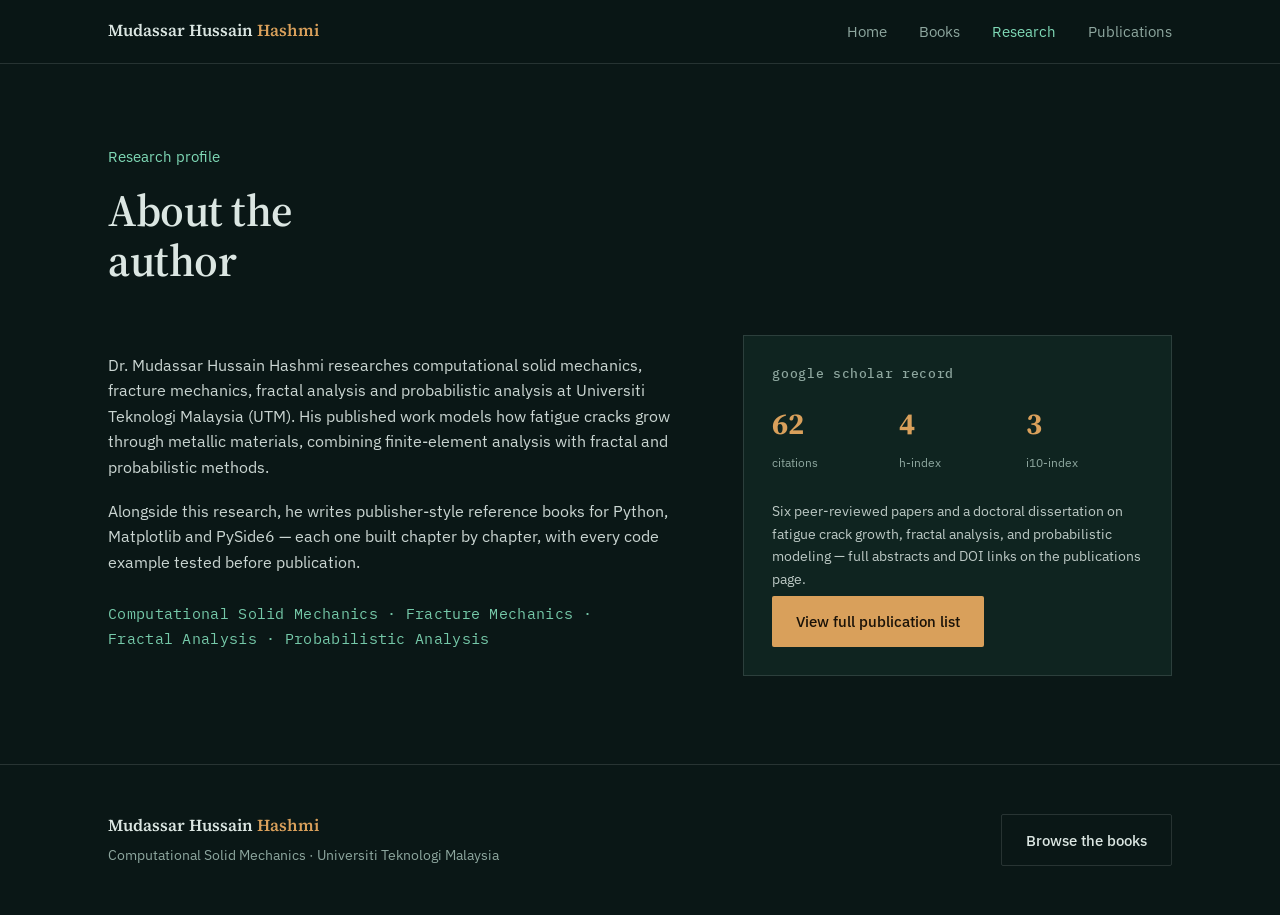
<file: website-pages/research.html>
<!DOCTYPE html>
<html lang="en">
<head>
<meta charset="UTF-8">
<meta name="viewport" content="width=device-width, initial-scale=1">
<title>Research — Mudassar Hussain Hashmi</title>
<meta name="description" content="Research profile of Dr. Mudassar Hussain Hashmi: computational solid mechanics, fracture mechanics, fractal and probabilistic analysis, Universiti Teknologi Malaysia.">
<link rel="stylesheet" href="assets/css/main.css">
</head>
<body>

<header>
  <div class="navrow">
    <div class="brand">Mudassar Hussain <span>Hashmi</span></div>
    <nav>
      <a href="index.html">Home</a>
      <a href="books.html">Books</a>
      <a href="research.html" class="active">Research</a>
      <a href="publications.html">Publications</a>
    </nav>
  </div>
</header>

<section class="hero page-head" style="padding-bottom:24px;">
  <div class="wrap">
    <div class="eyebrow">Research profile</div>
    <h1>About the author</h1>
  </div>
</section>

<section style="padding-top:24px;">
  <div class="wrap about-grid">
    <div>
      <p>Dr. Mudassar Hussain Hashmi researches computational solid mechanics, fracture mechanics, fractal analysis and probabilistic analysis at Universiti Teknologi Malaysia (UTM). His published work models how fatigue cracks grow through metallic materials, combining finite-element analysis with fractal and probabilistic methods.</p>
      <p>Alongside this research, he writes publisher-style reference books for Python, Matplotlib and PySide6 — each one built chapter by chapter, with every code example tested before publication.</p>
      <p class="pull">Computational Solid Mechanics · Fracture Mechanics · Fractal Analysis · Probabilistic Analysis</p>
    </div>
    <div class="panel">
      <h4>google scholar record</h4>
      <div class="metrics">
        <div class="metric"><b>62</b><span>citations</span></div>
        <div class="metric"><b>4</b><span>h-index</span></div>
        <div class="metric"><b>3</b><span>i10-index</span></div>
      </div>
      <p style="margin-top:0; font-size:.88rem; opacity:.85;">Six peer-reviewed papers and a doctoral dissertation on fatigue crack growth, fractal analysis, and probabilistic modeling — full abstracts and DOI links on the publications page.</p>
      <a class="btn btn-primary" href="publications.html" style="display:inline-block; margin-top:6px;">View full publication list</a>
    </div>
  </div>
</section>

<footer>
  <div class="wrap foot-row">
    <div>
      <div class="brand">Mudassar Hussain <span>Hashmi</span></div>
      <p style="margin-top:6px;">Computational Solid Mechanics · Universiti Teknologi Malaysia</p>
    </div>
    <div class="cta-row" style="margin-top:0;">
      <a class="btn btn-ghost" href="books.html">Browse the books</a>
    </div>
  </div>
</footer>

</body>
</html>
</file>
<file: website-pages/assets/css/main.css>
@import url('https://fonts.googleapis.com/css2?family=Source+Serif+4:opsz,wght@8..60,400;8..60,600;8..60,700&family=IBM+Plex+Sans:wght@400;500;600&family=IBM+Plex+Mono:wght@400;500&display=swap');

:root{
  --ink:#0a1716; --ink2:#0c1e2b; --panel:#0f2420; --line:rgba(216,227,224,.14);
  --text:#dbe6e2; --muted:#8ea79f;
  --gold:#d9a05b; --mint:#7fd9b6;
  --font-serif:'Source Serif 4', Georgia, serif;
  --font-sans:'IBM Plex Sans', -apple-system, sans-serif;
  --font-mono:'IBM Plex Mono', monospace;
}
*{margin:0; box-sizing:border-box;}
html{scroll-behavior:smooth;}
body{background:var(--ink); color:var(--text); font-family:var(--font-sans); line-height:1.6; -webkit-font-smoothing:antialiased;}
img{max-width:100%; display:block;}
a{color:inherit;}
.wrap{max-width:1120px; margin:0 auto; padding:0 28px;}
section{padding:88px 0;}
h1,h2,h3{font-family:var(--font-serif); font-weight:600; line-height:1.12; letter-spacing:-.01em;}
code{font-family:var(--font-mono);}

/* nav */
header{position:sticky; top:0; z-index:20; background:rgba(10,23,22,.88); backdrop-filter:blur(10px); border-bottom:1px solid var(--line);}
.navrow{display:flex; align-items:center; justify-content:space-between; padding:18px 28px; max-width:1120px; margin:0 auto;}
.brand{font-family:var(--font-serif); font-size:1.05rem; font-weight:600;}
.brand span{color:var(--gold);}
nav a{font-size:.92rem; color:var(--muted); text-decoration:none; margin-left:28px;}
nav a:hover, nav a.active{color:var(--mint);}

/* hero */
.hero{padding:80px 0 56px;}
.hero-grid{display:grid; grid-template-columns:1.15fr 1fr; gap:64px; align-items:center;}
.eyebrow{font-size:.95rem; color:var(--mint); margin-bottom:18px;}
.hero h1{font-size:clamp(2.2rem,4.2vw,3.2rem); max-width:13ch;}
.page-head h1{font-size:clamp(2rem,4vw,2.8rem);}
.hero p.lede{margin-top:22px; font-size:1.1rem; max-width:46ch;}
.hero .credential{margin-top:16px; font-size:.95rem; color:var(--muted); max-width:46ch;}
.cta-row{display:flex; gap:14px; margin-top:32px; flex-wrap:wrap;}
.btn{display:inline-block; padding:13px 24px; border-radius:2px; font-size:.95rem; font-weight:500; text-decoration:none;}
.btn-primary{background:var(--gold); color:#1a1208;}
.btn-primary:hover{background:#e6ae6c;}
.btn-ghost{border:1px solid var(--line); color:var(--text);}
.btn-ghost:hover{border-color:var(--mint); color:var(--mint);}

.fan{position:relative; height:380px;}
.fan img{position:absolute; width:180px; border:1px solid rgba(255,255,255,.12); box-shadow:0 30px 60px -20px rgba(0,0,0,.65);}
.fan .f1{left:0; top:60px; transform:rotate(-9deg); z-index:1;}
.fan .f2{left:92px; top:8px; transform:rotate(-2deg); z-index:2;}
.fan .f3{left:184px; top:32px; transform:rotate(5deg); z-index:3;}
.fan .f4{left:270px; top:74px; transform:rotate(12deg); z-index:1;}

/* stat strip (infographic) */
.stat-strip{background:var(--ink2); border-top:1px solid var(--line); border-bottom:1px solid var(--line);}
.stat-strip .wrap{display:grid; grid-template-columns:repeat(4,1fr); gap:0;}
.stat-block{padding:40px 24px; text-align:center; border-left:1px solid var(--line);}
.stat-block:first-child{border-left:none;}
.stat-block b{display:block; font-family:var(--font-serif); font-size:2.4rem; color:var(--gold);}
.stat-block span{font-size:.85rem; color:var(--muted);}

/* section heads */
.sec-head{max-width:60ch; margin-bottom:48px;}
.sec-head h2{font-size:clamp(1.6rem,3vw,2.2rem);}
.sec-head p{color:var(--muted); margin-top:12px; font-size:1rem;}

/* book preview grid (home) */
.book-grid{display:grid; grid-template-columns:repeat(4,1fr); gap:24px;}
.book-card{border:1px solid var(--line); padding:0;}
.book-card img{width:100%;}
.book-card .bc-body{padding:18px;}
.book-card .vol{font-size:.68rem; color:var(--muted); font-family:var(--font-mono);}
.book-card h3{font-size:1.05rem; margin-top:4px;}
.book-card p{font-size:.85rem; color:var(--muted); margin-top:8px;}
.book-card a{text-decoration:none;}
.book-card{transition:border-color .15s ease;}
.book-card:hover{border-color:var(--mint);}

/* full book rows (books.html) */
.book{display:grid; grid-template-columns:220px 1fr; gap:44px; padding:44px 0; border-top:1px solid var(--line); align-items:start;}
.book:first-of-type{border-top:none;}
.book img{border:1px solid rgba(255,255,255,.12); box-shadow:0 24px 48px -22px rgba(0,0,0,.6);}
.book .vol{display:inline-block; font-size:.72rem; letter-spacing:.06em; color:#1a1208; background:var(--accent,var(--gold)); padding:3px 9px; border-radius:2px; margin-bottom:10px;}
.book h3{font-size:1.5rem;}
.book .tagline{color:var(--accent,var(--mint)); font-size:1rem; margin-top:6px; font-family:var(--font-serif); font-style:italic;}
.book p.desc{margin-top:14px; max-width:62ch; opacity:.92;}
.stats{display:flex; gap:28px; margin-top:20px; flex-wrap:wrap;}
.stat{font-family:var(--font-mono); font-size:.86rem; color:var(--muted);}
.stat b{color:var(--text); font-size:1rem; display:block; font-family:var(--font-sans); font-weight:600;}

/* research page */
.about-grid{display:grid; grid-template-columns:1.2fr .9fr; gap:64px;}
.about-grid p{margin-top:18px; max-width:58ch; opacity:.92;}
.about-grid p.pull{font-family:var(--font-mono); font-size:.95rem; color:var(--mint); margin-top:26px; letter-spacing:.02em;}
.panel{background:var(--panel); border:1px solid var(--line); padding:28px;}
.panel h4{font-size:.8rem; letter-spacing:.05em; color:var(--muted); font-weight:500; margin-bottom:16px; font-family:var(--font-mono);}
.metrics{display:grid; grid-template-columns:repeat(3,1fr); gap:10px; margin-bottom:26px;}
.metric b{display:block; font-family:var(--font-serif); font-size:1.9rem; color:var(--gold);}
.metric span{font-size:.78rem; color:var(--muted);}
.pub{padding:12px 0; border-top:1px solid var(--line); font-size:.88rem;}
.pub:first-of-type{border-top:none;}
.pub .m{color:var(--muted); font-size:.8rem; margin-top:4px; font-family:var(--font-mono);}

/* publications page (ScienceDirect-style article preview) */
.paper{padding:36px 0; border-top:1px solid var(--line);}
.paper:first-of-type{border-top:none;}
.paper .year-badge{display:inline-block; font-family:var(--font-mono); font-size:.72rem; color:var(--ink); background:var(--mint); padding:3px 9px; border-radius:2px; margin-bottom:14px;}
.paper h3{font-size:1.25rem; line-height:1.3; max-width:52ch;}
.paper h3 a{color:var(--text); text-decoration:none; border-bottom:1px solid var(--line);}
.paper h3 a:hover{color:var(--mint); border-color:var(--mint);}
.paper .authors{margin-top:8px; font-size:.9rem; color:var(--muted);}
.paper .authors b{color:var(--text); font-weight:500;}
.paper .cite{margin-top:4px; font-size:.86rem; color:var(--muted); font-style:italic;}
.paper .abstract-label{margin-top:18px; font-size:.72rem; letter-spacing:.08em; text-transform:uppercase; color:var(--muted); font-family:var(--font-mono);}
.paper .abstract{margin-top:8px; font-size:.94rem; max-width:70ch; opacity:.92;}
.paper .keywords{margin-top:14px; display:flex; flex-wrap:wrap; gap:8px;}
.paper .keywords span{font-size:.75rem; color:var(--muted); border:1px solid var(--line); padding:3px 10px; border-radius:20px;}
.paper .paper-foot{margin-top:18px; display:flex; align-items:center; gap:18px; flex-wrap:wrap;}
.paper .doi-link{font-family:var(--font-mono); font-size:.82rem; color:var(--gold); text-decoration:none; border-bottom:1px solid transparent;}
.paper .doi-link:hover{border-color:var(--gold);}
.paper .cited-by{font-family:var(--font-mono); font-size:.78rem; color:var(--muted);}

/* hashtag / brand tag */
.hashtag{font-family:var(--font-mono); font-size:.82rem; color:var(--mint); letter-spacing:.02em;}

/* home gateway cards */
.gateway-grid{display:grid; grid-template-columns:repeat(3,1fr); gap:24px;}
.gate-card{position:relative; display:block; border:1px solid var(--line); background:var(--panel); padding:36px 28px; text-decoration:none; overflow:hidden; transition:border-color .15s ease, transform .15s ease;}
.gate-card:hover{border-color:var(--accent,var(--mint)); transform:translateY(-4px);}
.gate-card .gc-no{font-family:var(--font-mono); font-size:.78rem; color:var(--accent,var(--gold));}
.gate-card h3{font-size:1.4rem; margin-top:14px; color:var(--text);}
.gate-card p{margin-top:10px; font-size:.92rem; color:var(--muted); max-width:34ch;}
.gate-card .gc-arrow{margin-top:22px; font-family:var(--font-mono); font-size:.85rem; color:var(--accent,var(--mint));}

/* profile / CV page */
.cv-section{margin-top:40px;}
.cv-section h4{font-size:.8rem; letter-spacing:.05em; color:var(--gold); font-weight:500; font-family:var(--font-mono); text-transform:uppercase; margin-bottom:16px;}
.cv-entry{padding:14px 0; border-top:1px solid var(--line);}
.cv-entry:first-of-type{border-top:none;}
.cv-entry .role{font-weight:600; color:var(--text); font-size:.98rem;}
.cv-entry .org{color:var(--mint); font-size:.88rem; margin-top:2px;}
.cv-entry .period{font-family:var(--font-mono); font-size:.78rem; color:var(--muted); margin-top:2px;}
.cv-entry ul{margin-top:8px; padding-left:18px; font-size:.88rem; color:var(--text); opacity:.9;}
.cv-entry ul li{margin-top:4px;}
.chip-row{display:flex; flex-wrap:wrap; gap:8px; margin-top:6px;}
.chip-row span{font-size:.78rem; color:var(--muted); border:1px solid var(--line); padding:3px 10px; border-radius:20px;}
.contact-row{display:flex; flex-wrap:wrap; gap:22px; margin-top:16px; font-size:.88rem; color:var(--muted); font-family:var(--font-mono);}
.contact-row a{color:var(--mint); text-decoration:none;}

@media (max-width:860px){
  .gateway-grid{grid-template-columns:1fr;}
}

/* price + buy */
.price-row{display:flex; align-items:center; gap:16px; margin-top:22px; flex-wrap:wrap;}
.price{font-family:var(--font-serif); font-size:1.4rem; color:var(--text); font-weight:600;}
.price .was{font-family:var(--font-mono); font-size:.85rem; color:var(--muted); text-decoration:line-through; margin-right:8px; font-weight:400;}
.btn-buy{display:inline-flex; align-items:center; gap:8px; padding:11px 22px; border-radius:2px; font-size:.9rem; font-weight:600; text-decoration:none; background:#FF9900; color:#0a1716;}
.btn-buy:hover{background:#ffab2e;}

footer{border-top:1px solid var(--line); padding:48px 0;}
.foot-row{display:flex; justify-content:space-between; align-items:center; flex-wrap:wrap; gap:20px;}
footer p{color:var(--muted); font-size:.85rem;}

@media (max-width:860px){
  .hero-grid{grid-template-columns:1fr;}
  .fan{height:280px; margin-top:20px;}
  .fan img{width:140px;}
  .fan .f1{left:0; top:56px;} .fan .f2{left:66px; top:0;} .fan .f3{left:132px; top:38px;} .fan .f4{left:194px; top:76px;}
  .about-grid{grid-template-columns:1fr;}
  .book{grid-template-columns:1fr; gap:20px;}
  .book img{width:160px;}
  .book-grid{grid-template-columns:repeat(2,1fr);}
  .stat-strip .wrap{grid-template-columns:repeat(2,1fr);}
  .stat-block{border-left:none; border-top:1px solid var(--line);}
  .stat-block:nth-child(odd){border-left:none;}
  section{padding:56px 0;}
  nav a{margin-left:14px; font-size:.85rem;}
}
</file>
